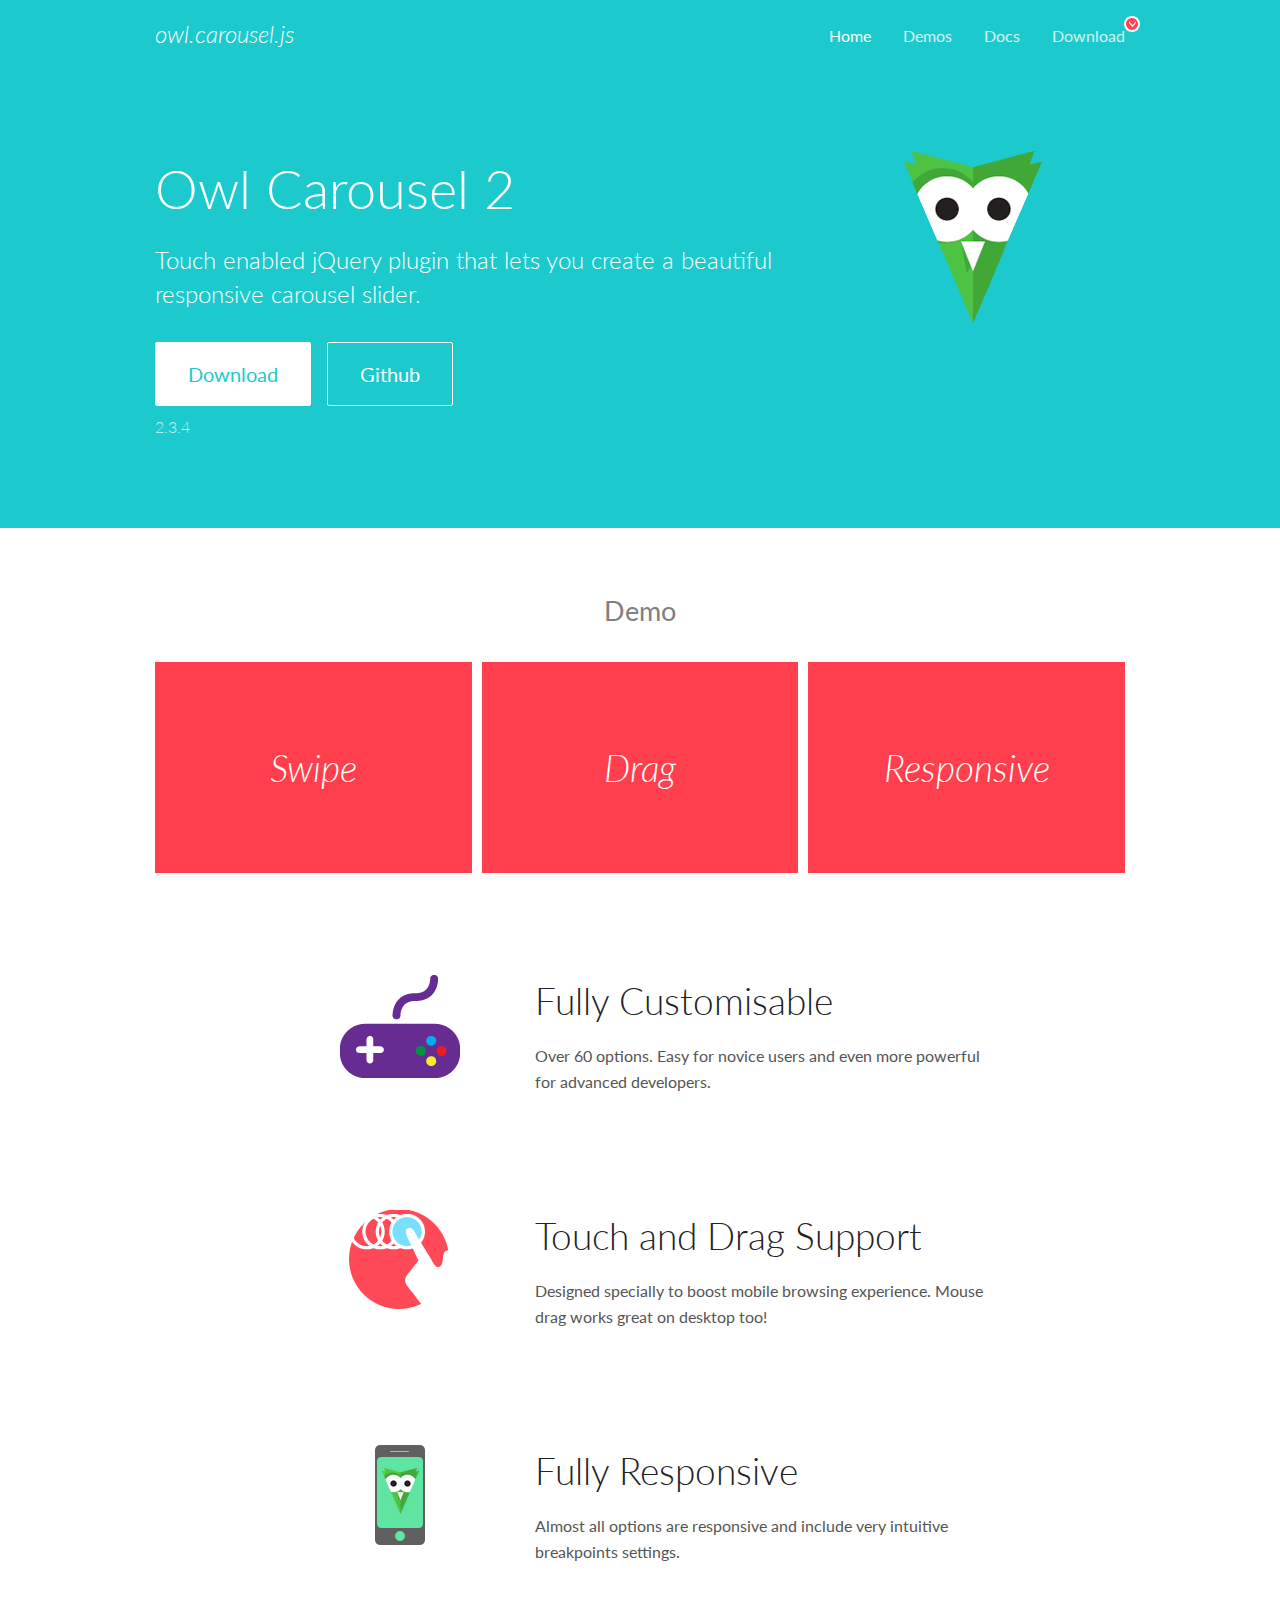
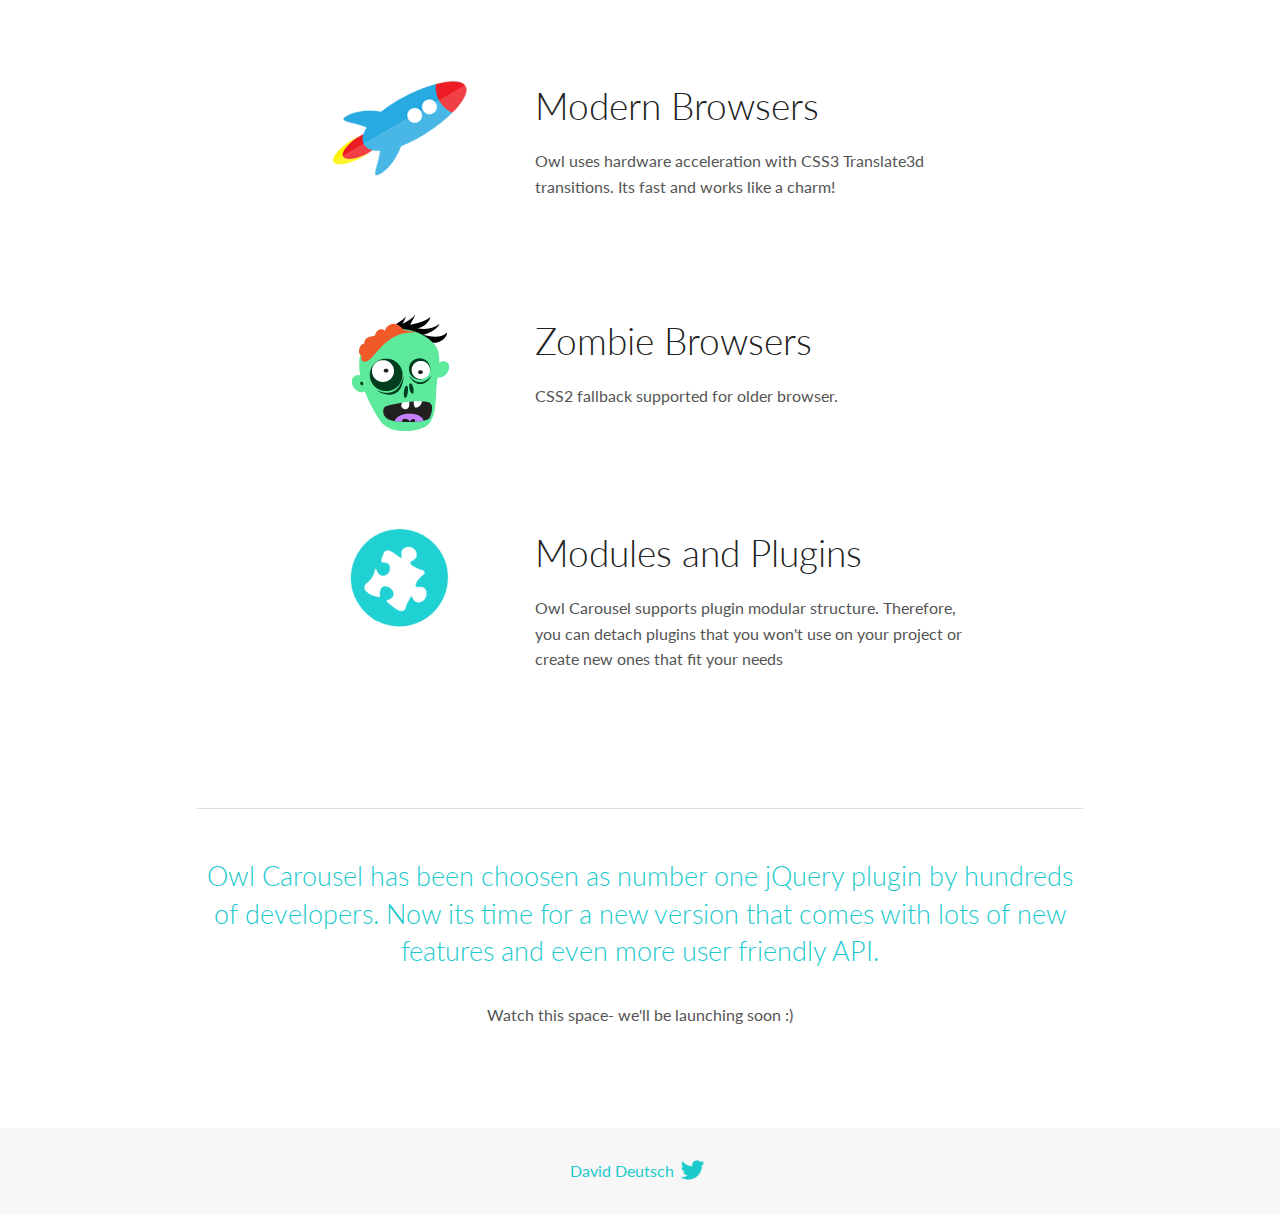
<file: assets/OwlCarousel2-2.3.4/docs/index.html>
<!DOCTYPE html>
<html lang="en">
  <head>

    <!-- head -->
    <meta charset="utf-8">
    <meta name="msapplication-tap-highlight" content="no" />
    <meta name="viewport" content="width=device-width, initial-scale=1.0" />
    <meta name="description" content="Touch enabled jQuery plugin that lets you create beautiful responsive carousel slider.">
    <meta name="author" content="David Deutsch">
    <title>
      Home | Owl Carousel | 2.3.4
    </title>

    <!-- Stylesheets -->
    <link href='https://fonts.googleapis.com/css?family=Lato:300,400,700,400italic,300italic' rel='stylesheet' type='text/css'>
    <link rel="stylesheet" href="assets/css/docs.theme.min.css">

    <!-- Owl Stylesheets -->
    <link rel="stylesheet" href="assets/owlcarousel/assets/owl.carousel.min.css">
    <link rel="stylesheet" href="assets/owlcarousel/assets/owl.theme.default.min.css">

    <!-- HTML5 shim and Respond.js IE8 support of HTML5 elements and media queries -->

    <!--[if lt IE 9]>
      <script src="https://oss.maxcdn.com/libs/html5shiv/3.7.0/html5shiv.js"></script>
      <script src="https://oss.maxcdn.com/libs/respond.js/1.3.0/respond.min.js"></script>
    <![endif]-->

    <!-- Favicons -->
    <link rel="apple-touch-icon-precomposed" sizes="144x144" href="assets/ico/apple-touch-icon-144-precomposed.png">
    <link rel="shortcut icon" href="assets/ico/favicon.png">
    <link rel="shortcut icon" href="favicon.ico">

    <!-- Yeah i know js should not be in header. Its required for demos.-->

    <!-- javascript -->
    <script src="assets/vendors/jquery.min.js"></script>
    <script src="assets/owlcarousel/owl.carousel.js"></script>
  </head>
  <body>

    <!-- header -->
    <header class="header">
      <div class="row">
        <div class="large-12 columns">
          <div class="brand left">
            <h3>
              <a href="/OwlCarousel2/">owl.carousel.js</a> 
            </h3>
          </div>
          <a id="toggle-nav" class="right">
            <span></span> <span></span> <span></span> 
          </a> 
          <div class="nav-bar">
            <ul class="clearfix">
              <li class="active">
                <a href="/OwlCarousel2/index.html">Home</a> 
              </li>
              <li> <a href="/OwlCarousel2/demos/demos.html">Demos</a>  </li>
              <li> <a href="/OwlCarousel2/docs/started-welcome.html">Docs</a>  </li>
              <li>
                <a href="https://github.com/OwlCarousel2/OwlCarousel2/archive/2.3.4.zip">Download</a> 
                <span class="download"></span> 
              </li>
            </ul>
          </div>
        </div>
      </div>
    </header>

    <!-- home panel -->
    <section id="hero">
      <div class="row">
        <div class="large-8 medium-8 columns">
          <h1>Owl Carousel 2</h1>
          <h4>Touch enabled jQuery plugin that lets you create a beautiful responsive carousel slider.</h4>
          <a href="https://github.com/OwlCarousel2/OwlCarousel2/archive/2.3.4.zip" class="hero-button">Download</a> 
          <a href="https://github.com/OwlCarousel2/OwlCarousel2" class="hero-button outline">Github</a> 
          <p>2.3.4</p>
        </div>
        <div class="large-4 medium-4 columns">
          <img class="owl-logo" src="assets/img/owl-logo.png" alt="mr. Owl">
        </div>
      </div>
    </section>

    <!-- body -->
    <div class="home-demo">
      <div class="row">
        <div class="large-12 columns">
          <h3>Demo</h3>
          <div class="owl-carousel">
            <div class="item">
              <h2>Swipe</h2>
            </div>
            <div class="item">
              <h2>Drag</h2>
            </div>
            <div class="item">
              <h2>Responsive</h2>
            </div>
            <div class="item">
              <h2>CSS3</h2>
            </div>
            <div class="item">
              <h2>Fast</h2>
            </div>
            <div class="item">
              <h2>Easy</h2>
            </div>
            <div class="item">
              <h2>Free</h2>
            </div>
            <div class="item">
              <h2>Upgradable</h2>
            </div>
            <div class="item">
              <h2>Tons of options</h2>
            </div>
            <div class="item">
              <h2>Infinity</h2>
            </div>
            <div class="item">
              <h2>Auto Width</h2>
            </div>
          </div>
        </div>
      </div>
    </div>
    <script>
      var owl = $('.owl-carousel');
      owl.owlCarousel({
        margin: 10,
        loop: true,
        responsive: {
          0: {
            items: 1
          },
          600: {
            items: 2
          },
          1000: {
            items: 3
          }
        }
      })
    </script>

    <!-- features -->
    <div id="features">
      <div class="row">
        <div class="small-12 medium-9 small-centered columns">
          <section class="row feature">
            <div class="medium-4 small-12 columns">
              <img src="assets/img/feature-options.png" alt="">
            </div>
            <div class="medium-8 small-12 columns">
              <h2>Fully Customisable</h2>
              <p>Over 60 options. Easy for novice users and even more powerful for advanced developers.</p>
            </div>
          </section>
          <section class="row feature">
            <div class="medium-4 small-12 columns">
              <img src="assets/img/feature-drag.png" alt="">
            </div>
            <div class="medium-8 small-12 columns">
              <h2>Touch and Drag Support</h2>
              <p>Designed specially to boost mobile browsing experience. Mouse drag works great on desktop too!</p>
            </div>
          </section>
          <section class="row feature">
            <div class="medium-4 small-12 columns">
              <img src="assets/img/feature-responsive.png" alt="">
            </div>
            <div class="medium-8 small-12 columns">
              <h2>Fully Responsive</h2>
              <p>Almost all options are responsive and include very intuitive breakpoints settings.</p>
            </div>
          </section>
          <section class="row feature">
            <div class="medium-4 small-12 columns">
              <img src="assets/img/feature-modern.png" alt="">
            </div>
            <div class="medium-8 small-12 columns">
              <h2>Modern Browsers</h2>
              <p>Owl uses hardware acceleration with CSS3 Translate3d transitions. Its fast and works like a charm! </p>
            </div>
          </section>
          <section class="row feature">
            <div class="medium-4 small-12 columns">
              <img src="assets/img/feature-zombie.png" alt="">
            </div>
            <div class="medium-8 small-12 columns">
              <h2>Zombie Browsers</h2>
              <p>CSS2 fallback supported for older browser.</p>
            </div>
          </section>
          <section class="row feature">
            <div class="medium-4 small-12 columns">
              <img src="assets/img/feature-module.png" alt="">
            </div>
            <div class="medium-8 small-12 columns">
              <h2>Modules and Plugins</h2>
              <p>Owl Carousel supports plugin modular structure. Therefore, you can detach plugins that you won&#x27;t use on your project or create new ones that fit your needs</p>
            </div>
          </section>
        </div>
      </div>
    </div>

    <!-- footer -->
    <section id="teaser-text">
      <div class="row">
        <div class="small-12 medium-11 small-centered columns">
          <hr>
          <h3 id="owl-carousel-has-been-choosen-as-number-one-jquery-plugin-by-hundreds-of-developers-now-its-time-for-a-new-version-that-comes-with-lots-of-new-features-and-even-more-user-friendly-api-">Owl Carousel has been choosen as number one jQuery plugin by hundreds of developers. Now its time for a new version that comes with lots of new features and even more user friendly API.</h3>
          <p>Watch this space- we&#39;ll be launching soon :)</p>
        </div>
      </div>
    </section>

    <!-- footer -->
    <footer class="footer">
      <div class="row">
        <div class="large-12 columns">
          <h5>
            <a href="/OwlCarousel2/docs/support-contact.html">David Deutsch</a> 
            <a id="custom-tweet-button" href="https://twitter.com/share?url=https://github.com/OwlCarousel2/OwlCarousel2&text=Owl Carousel - This is so awesome! " target="_blank"></a> 
          </h5>
        </div>
      </div>
    </footer>

    <!-- vendors -->
    <script src="assets/vendors/highlight.js"></script>
    <script src="assets/js/app.js"></script>
  </body>
</html>
</file>
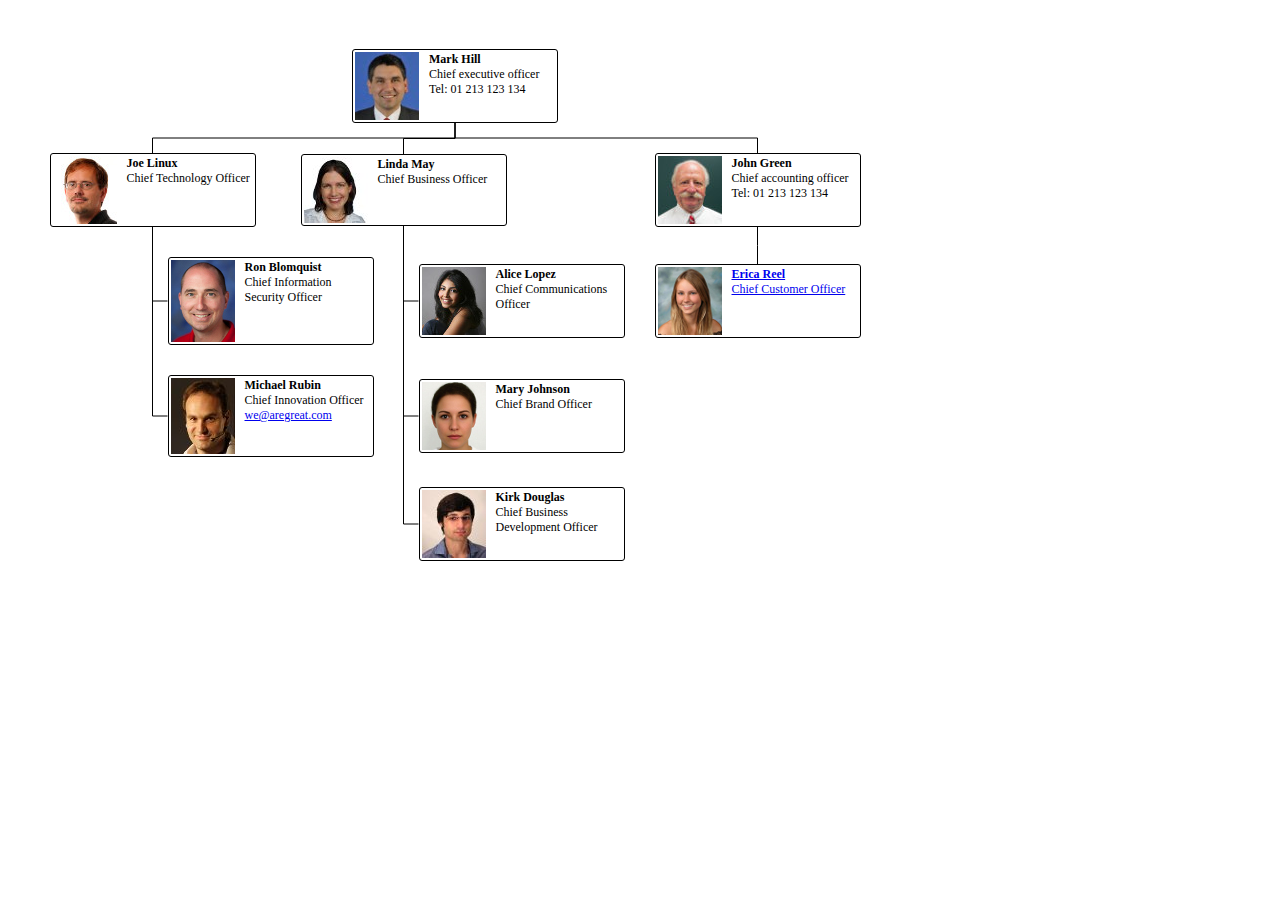
<file: assets/treant-js-master/examples/basic-example/index.html>
<!DOCTYPE html>
<html>
    <head>
    <meta charset="utf-8">
    <meta http-equiv="X-UA-Compatible" content="IE=edge,chrome=1">
    <meta name="viewport" content="width=device-width">
    <title> Basic example </title>
    <link rel="stylesheet" href="../../Treant.css">
    <link rel="stylesheet" href="basic-example.css">
    
</head>
<body>
    <div class="chart" id="basic-example"></div>
    <script src="../../vendor/raphael.js"></script>
    <script src="../../Treant.js"></script>
    
    <script src="basic-example.js"></script>
    <script>
        new Treant( chart_config );
    </script>
</body>
</html>
</file>
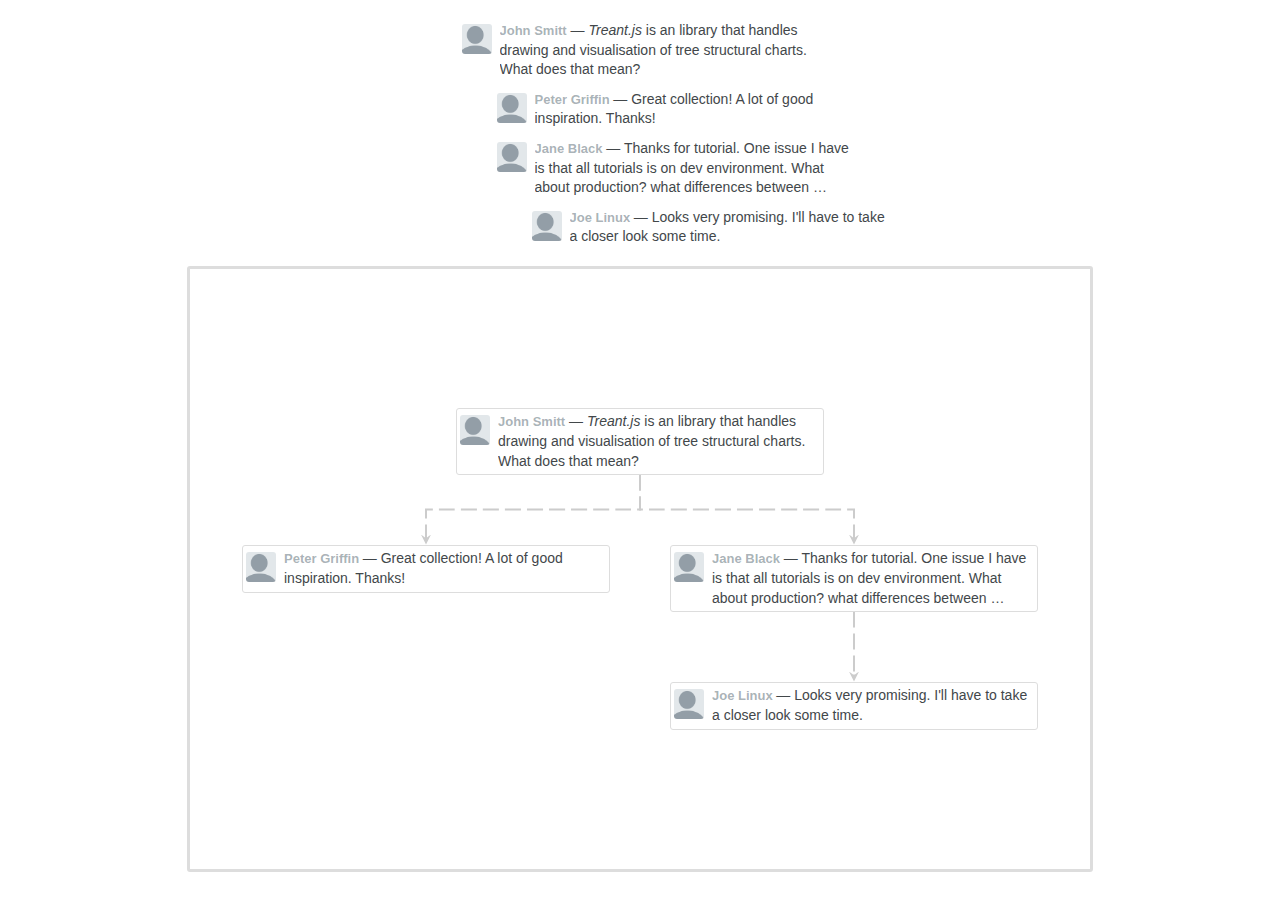
<file: assets/treant-js-master/examples/comments/index.html>
<!DOCTYPE html>
<html>
    <head>
    <meta charset="utf-8">
    <meta http-equiv="X-UA-Compatible" content="IE=edge,chrome=1">
    <meta name="viewport" content="width=device-width">
    <title> Comments, selector example </title>
    <link rel="stylesheet" href="../../Treant.css">
    <link rel="stylesheet" href="example8.css">

</head>
<body>

    <div class="comments">
        <ul>
            <li>
                <div id="first-post" class="comment">
                    <img alt="Avatar" src="avatar.jpg">
                    <p>
                        <span class="user">John Smitt</span> &mdash; 
                        <span class="line-truncate">
                            <em>Treant.js</em> is an library that handles drawing and visualisation of tree structural charts. What does that mean?
                        </span>
                    </p>
                </div>
                <ul>
                    <li>
                        <div id="first-reply" class="comment">
                            <img alt="Avatar" src="avatar.jpg">
                            <p>
                                <span class="user"> Peter Griffin </span> &mdash; 
                                <span class="line-truncate">
                                    Great collection! A lot of good inspiration. Thanks!
                                </span>
                            </p>
                        </div>
                    </li>
                    <li>
                        <div id="second-reply" class="comment">
                            <img alt="Avatar" src="avatar.jpg">
                            <p>
                                <span class="user">Jane Black</span> &mdash; 
                                <span class="line-truncate">
                                    Thanks for tutorial. One issue I have is that all tutorials is on dev environment. What about production? what differences between …
                                </span>
                            </p>
                        </div>
                        <ul>
                            <li>
                                <div id="second-reply-reply" class="comment">
                                    <img alt="Avatar" src="avatar.jpg">
                                    <p>
                                        <span class="user"> Joe Linux </span> &mdash; 
                                        <span class="line-truncate">
                                            Looks very promising. I'll have to take a closer look some time.
                                        </span>
                                    </p>
                                </div>
                            </li>
                        </ul>
                    </li>
                </ul>
            </li>
        </ul>
    </div>

    <div class="chart" id="OrganiseChart8"></div>
    
    <script src="../../vendor/raphael.js"></script>
    <script src="../../Treant.js"></script>

    
    <script src="example8.js"></script>
    <script>
        new Treant( tree_structure );
    </script>
</body>
</html>
</file>
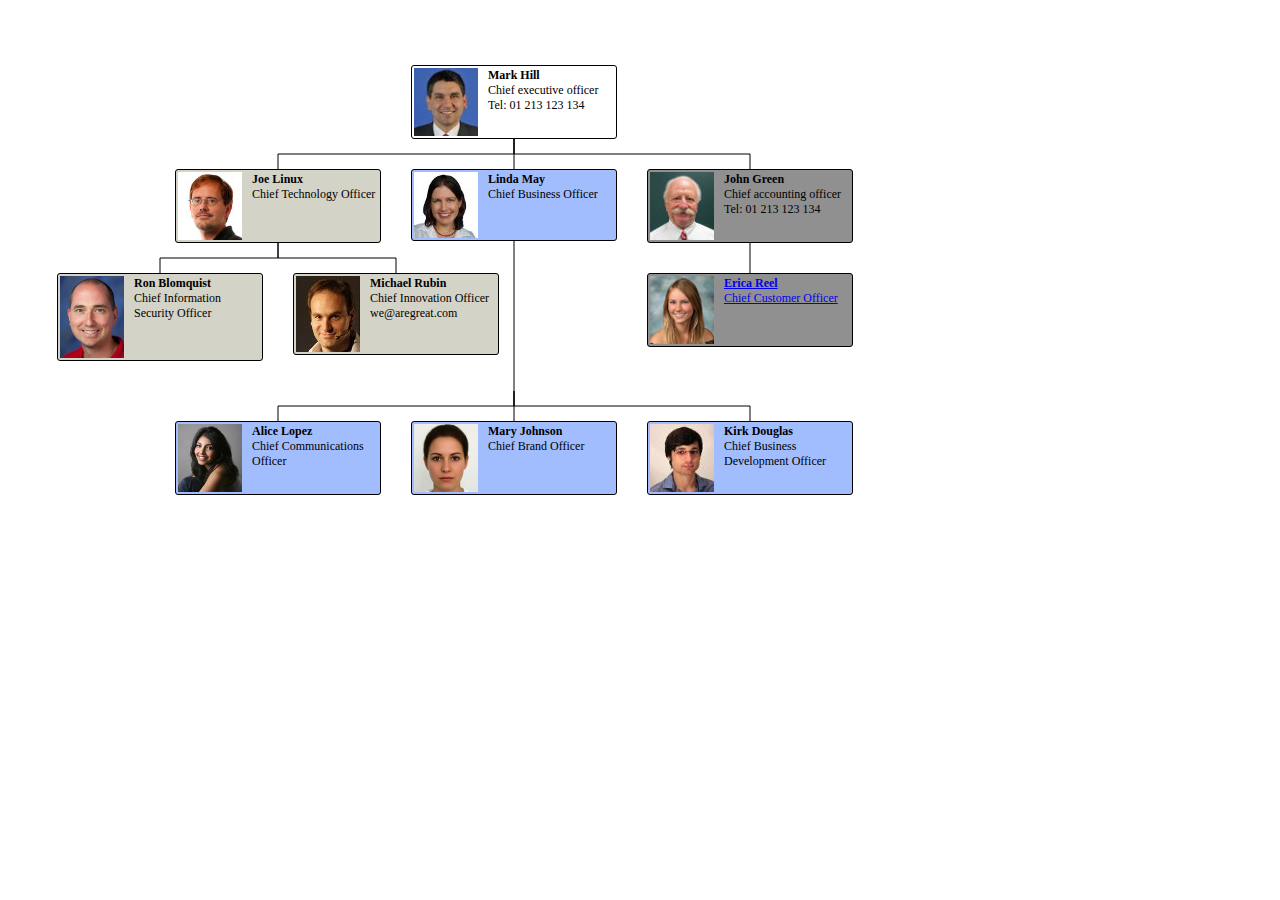
<file: assets/treant-js-master/examples/custom-colored/index.html>
<!DOCTYPE html>
<html>
    <head>
    <meta charset="utf-8">
    <meta http-equiv="X-UA-Compatible" content="IE=edge,chrome=1">
    <meta name="viewport" content="width=device-width">
    <title> Custom colored example </title>
    <link rel="stylesheet" href="../../Treant.css">
    <link rel="stylesheet" href="custom-colored.css">
    
</head>
<body>
    <div class="chart" id="custom-colored"> --@-- </div>
    <script src="../../vendor/raphael.js"></script>
    <script src="../../Treant.js"></script>
    
    <script src="custom-colored.js"></script>
    <script>
        new Treant( chart_config );
    </script>
</body>
</html>
</file>
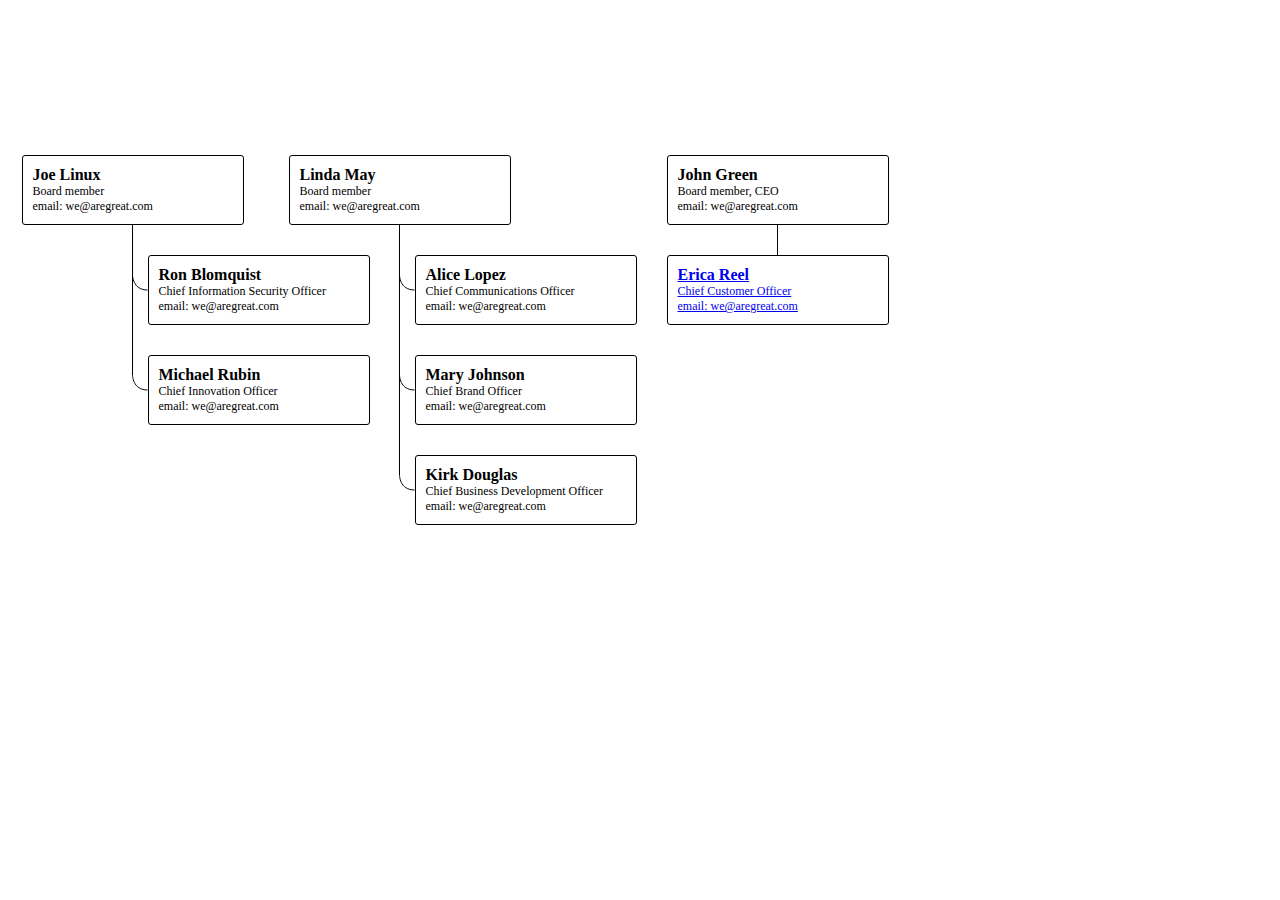
<file: assets/treant-js-master/examples/no-parent/index.html>
<!DOCTYPE html>
<html>
    <head>
    <meta charset="utf-8">
    <meta http-equiv="X-UA-Compatible" content="IE=edge,chrome=1">
    <meta name="viewport" content="width=device-width">
    <title> Chart example 1 </title>
    <link rel="stylesheet" href="../../Treant.css">
    <link rel="stylesheet" href="no-parent.css">
    
</head>
<body>
    <div class="chart" id="OrganiseChart1"></div>
    <script src="../../vendor/raphael.js"></script>
    <script src="../../Treant.js"></script>
    
    <script src="no-parent.js"></script>
    <script>
        new Treant(ALTERNATIVE);
    </script>
</body>
</html>
</file>
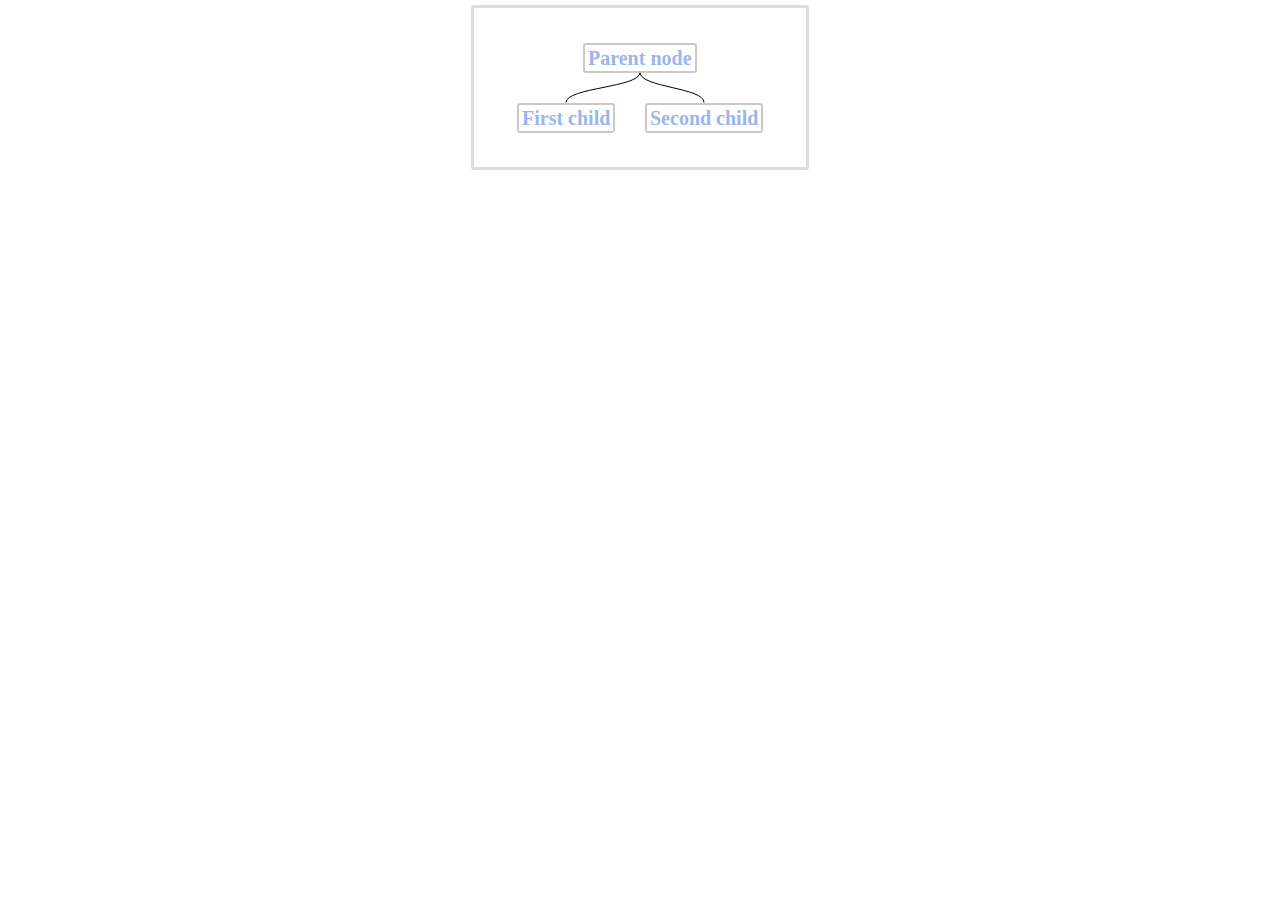
<file: assets/treant-js-master/examples/super-simple/index.html>
<!DOCTYPE html>
<html>
    <head>
    <meta charset="utf-8">
    <meta http-equiv="X-UA-Compatible" content="IE=edge,chrome=1">
    <meta name="viewport" content="width=device-width">
	<title> Chart emulation </title>
	<link rel="stylesheet" href="../../Treant.css">
	<link rel="stylesheet" href="super-simple.css">
</head>
<body>
	<div class="chart" id="OrganiseChart-simple">
	</div>
	
	<script src="../../vendor/raphael.js"></script>
	<script src="../../Treant.js"></script>
	<script src="super-simple.js"></script>

	<script>
		new Treant( simple_chart_config );
	</script>

</body>
</html>
</file>
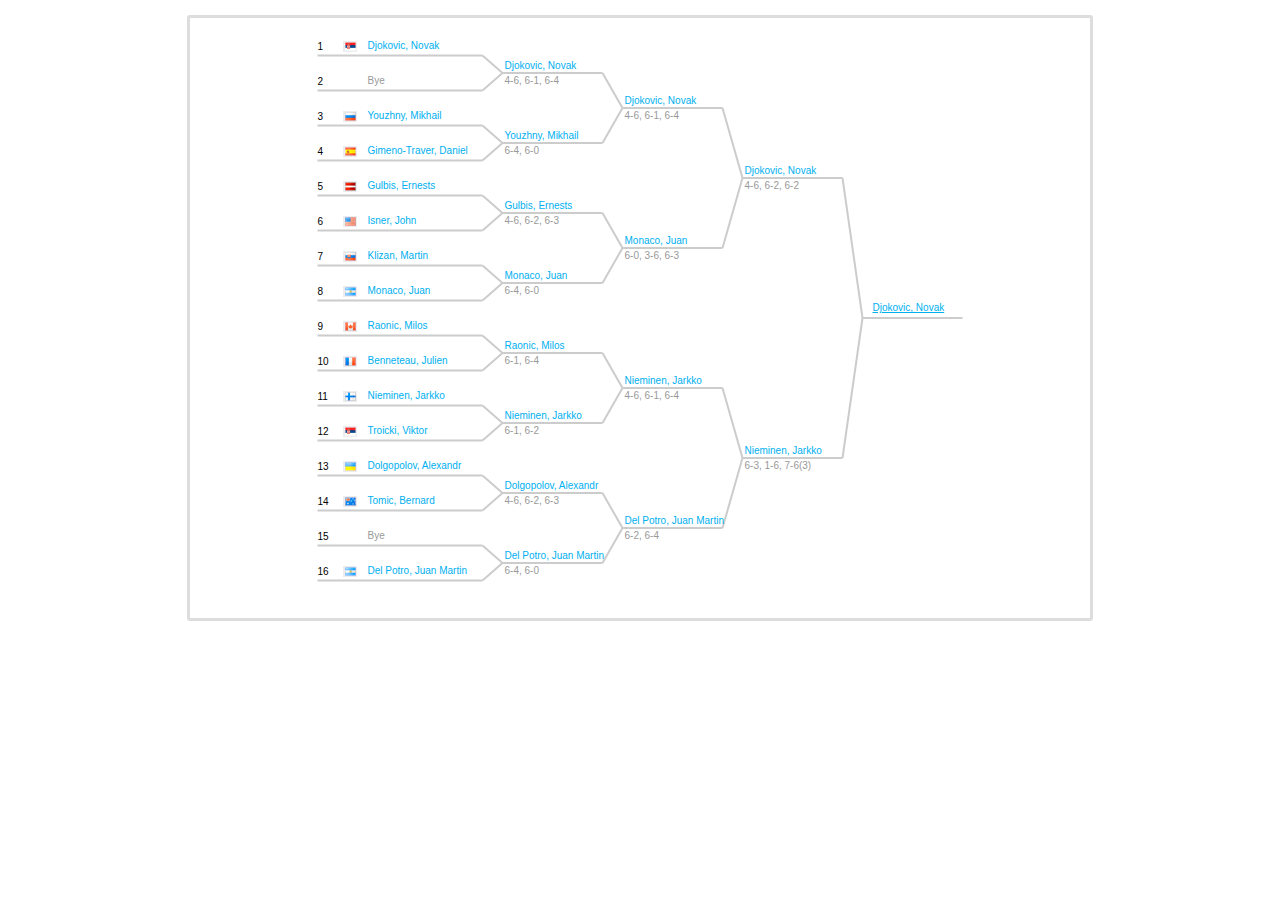
<file: assets/treant-js-master/examples/tennis-draw/index.html>
<!DOCTYPE html>
<html>
    <head>
    <meta charset="utf-8">
    <meta http-equiv="X-UA-Compatible" content="IE=edge,chrome=1">
    <meta name="viewport" content="width=device-width">
    <title> Tennis draw example </title>
    <link rel="stylesheet" href="../../Treant.css">
    <link rel="stylesheet" href="example7.css">
    
</head>
<body>
    <div class="chart" id="OrganiseChart6"></div>
    <script src="../../vendor/raphael.js"></script>
    <script src="../../Treant.js"></script>
    
    <script src="example7.js"></script>
    <script>
       new Treant( tree_structure );
    </script>
</body>
</html>
</file>
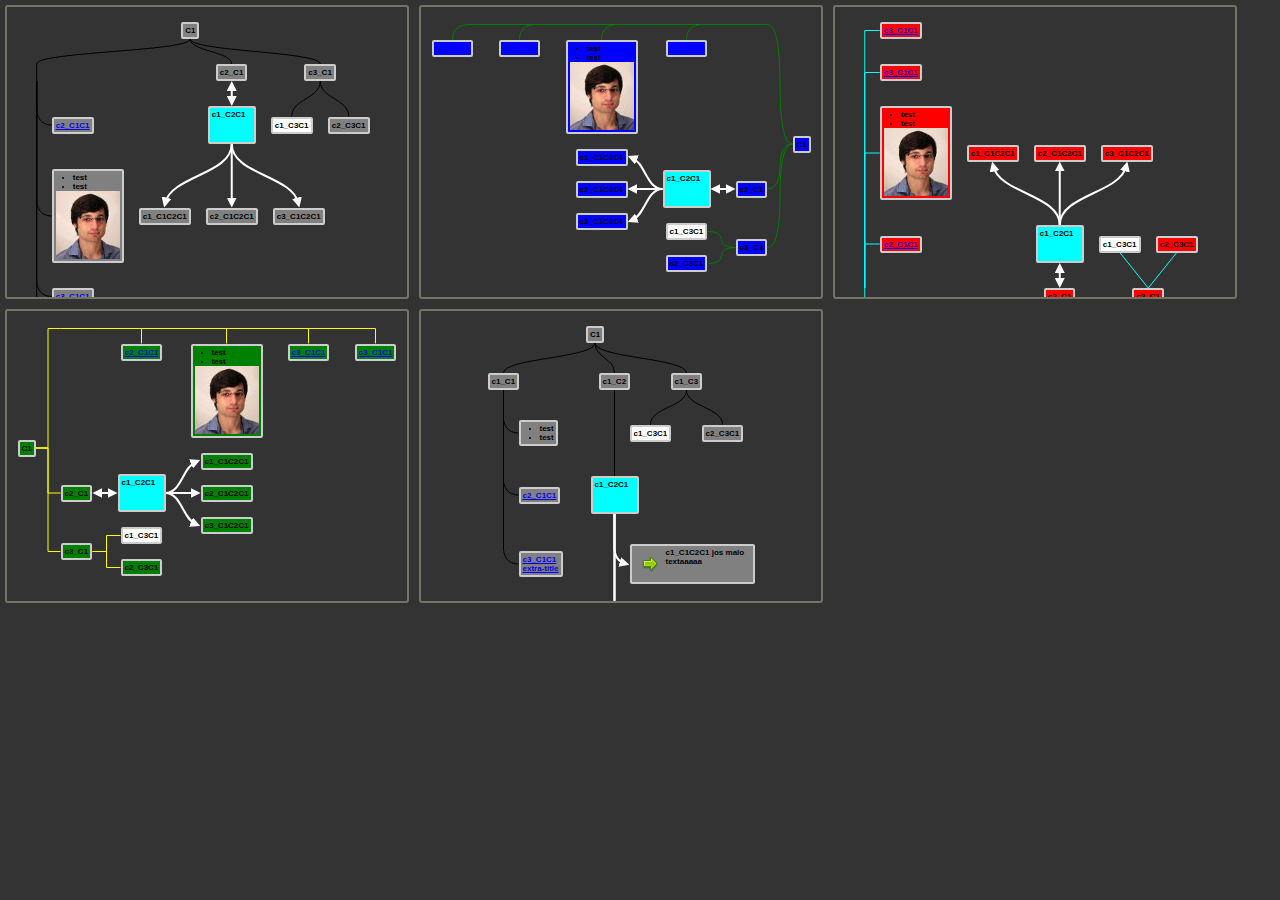
<file: assets/treant-js-master/examples/test_ground/index.html>
<!DOCTYPE html>
<html>
    <head>
    <meta charset="utf-8">
    <meta http-equiv="X-UA-Compatible" content="IE=edge,chrome=1">
    <meta name="viewport" content="width=device-width">
	<title> Chart emulation </title>
	<link rel="stylesheet" href="../../Treant.css">
	<link rel="stylesheet" href="index.css">
	
	<link rel="stylesheet" href="../../vendor/perfect-scrollbar/perfect-scrollbar.css">
	
</head>
<body>
	<div class="chart" id="OrganiseChart1">
		<a href="http://www.treant-js.com/"></a>
	</div>
	<div class="chart" id="OrganiseChart2"></div>
	<div class="chart" id="OrganiseChart3"></div>
	<div class="chart" id="OrganiseChart4"></div>
	<div class="chart" id="OrganiseChart5"></div>
	
	<script src="../../vendor/jquery.min.js"></script>
    <script src="../../vendor/jquery.mousewheel.js"></script>
    <script src="../../vendor/perfect-scrollbar/perfect-scrollbar.js"></script>
	
	<script src="../../vendor/raphael.js"></script>
	
	<script src="../../Treant.js"></script>
	<script src="example_configs.js"></script>

	<script>

		var UTIL = {
			inheritAttrs: function(me, from) {

				for (var attr in from) {
					if(typeof from[attr] !== 'function') {
						if(me[attr] instanceof Object && from[attr] instanceof Object) {

							this.inheritAttrs( me[attr], from[attr] );
						} else {

							me[attr] = from[attr];
						}
					}
				}
			},

			createMerge: function(obj1, obj2) {
				var newObj = {}; 
				if(obj1) this.inheritAttrs( newObj, this.clone(obj1) ); 
				if(obj2) this.inheritAttrs( newObj, obj2 );
				return newObj;
			},

			clone: function (obj) {
				if (Object(obj) !== obj) {
					return obj;
				}
				var res = new obj.constructor();
				for (var key in obj) if (obj["hasOwnProperty"](key)) {
					res[key] = this.clone(obj[key]);
				}
				return res;
			}
		};

		var T1 = new Treant(example1);
		
		var example2 = UTIL.createMerge(
			example1, 
			{
				chart: { 
					container: "#OrganiseChart2",
					rootOrientation: "EAST",
					connectors: {
						type: 'bCurve',
						style: {
							"stroke": 'green'
						}
					},
					node: {
						HTMLclass: 'blueNode'
					}
				}
			}
		);
		var T2 = new Treant(example2);

		var example3 = UTIL.createMerge(
			example1,
			{
				chart: { 
					container: "#OrganiseChart3",
					rootOrientation: "SOUTH",
					connectors: {
						type: 'straight',
						style: {
							"stroke": 'cyan'
						}
					},
					node: {
						HTMLclass: 'redNode'
					}
				} 
			}
		);
		var T3 = new Treant(example3);

		var example4 = UTIL.createMerge(
			example1,
			{
				chart:{ 
					container: "#OrganiseChart4",
					rootOrientation: "WEST",
					connectors: {
						type: 'step',
						style: {
							"stroke": 'yellow'
						}
					},
					node: {
						HTMLclass: 'greenNode'
					}
				}
			}
		);
		var T4 = new Treant(example4);

		var T5 = new Treant(ALTERNATIVE);

	</script>

</body>
</html>
</file>
<file: assets/treant-js-master/Treant.css>
/* required LIB STYLES */
/* .Treant se automatski dodaje na svaki chart conatiner */
.Treant { position: relative; overflow: hidden; padding: 0 !important; }
.Treant > .node,
.Treant > .pseudo { position: absolute; display: block; visibility: hidden; }
.Treant.Treant-loaded .node,
.Treant.Treant-loaded .pseudo { visibility: visible; }
.Treant > .pseudo { width: 0; height: 0; border: none; padding: 0; }
.Treant .collapse-switch { width: 3px; height: 3px; display: block; border: 1px solid black; position: absolute; top: 1px; right: 1px; cursor: pointer; }
.Treant .collapsed .collapse-switch { background-color: #868DEE; }
.Treant > .node img {	border: none; float: left; }
</file>
<file: assets/treant-js-master/examples/basic-example/basic-example.css>
body,div,dl,dt,dd,ul,ol,li,h1,h2,h3,h4,h5,h6,pre,form,fieldset,input,textarea,p,blockquote,th,td { margin:0; padding:0; }
table { border-collapse:collapse; border-spacing:0; }
fieldset,img { border:0; }
address,caption,cite,code,dfn,em,strong,th,var { font-style:normal; font-weight:normal; }
caption,th { text-align:left; }
h1,h2,h3,h4,h5,h6 { font-size:100%; font-weight:normal; }
q:before,q:after { content:''; }
abbr,acronym { border:0; }

body { background: #fff; }
/* optional Container STYLES */
.chart { height: 600px; margin: 5px; width: 900px; }
.Treant > .node {  }
.Treant > p { font-family: "HelveticaNeue-Light", "Helvetica Neue Light", "Helvetica Neue", Helvetica, Arial, "Lucida Grande", sans-serif; font-weight: bold; font-size: 12px; }
.node-name { font-weight: bold;}

.nodeExample1 {
    padding: 2px;
    -webkit-border-radius: 3px;
    -moz-border-radius: 3px;
    border-radius: 3px;
    background-color: #ffffff;
    border: 1px solid #000;
    width: 200px;
    font-family: Tahoma;
    font-size: 12px;
}

.nodeExample1 img {
    margin-right:  10px;
}
</file>
<file: assets/treant-js-master/examples/comments/example8.css>
body,div,dl,dt,dd,ul,ol,li,h1,h2,h3,h4,h5,h6,pre,form,fieldset,input,textarea,p,blockquote,th,td { margin:0; padding:0; }

body { background: #fff;  font-family: "Helvetica Neue",Helvetica,Arial,sans-serif; }
/* optional Container STYLES */
.chart { height: 600px; width: 900px; margin: 5px; margin: 15px auto; border: 3px solid #DDD; border-radius: 3px; }
.comments { width: 427px; margin: 15px auto; }
.comments ul { margin-left: 35px; list-style: none; }
.comment {
    color: #333333;
    display: inline-block;
    font-size: 14px;
    margin-top: 6px;
    width: 360px;
}

.comment img {
    border-radius: 3px 3px 3px 3px;
    float: left;
    height: 30px;
    margin-right: 8px;
    margin-top: 3px;
    width: 30px;
}
.comment p {
    color: #42474A;
    font-size: 14px;
    line-height: 1.4em;
    margin-bottom: 0;
    max-height: 4.2em;
    overflow: hidden;
}

.comment .user {
    color: rgba(30, 55, 70, 0.4);
    font-size: 13px;
    font-weight: 600;
}

.Treant .comment { margin: 0; padding: 3px; border: 1px solid #ddd; border-radius: 3px; }
</file>
<file: assets/treant-js-master/examples/custom-colored/custom-colored.css>
body,div,dl,dt,dd,ul,ol,li,h1,h2,h3,h4,h5,h6,pre,form,fieldset,input,textarea,p,blockquote,th,td { margin:0; padding:0; }
table { border-collapse:collapse; border-spacing:0; }
fieldset,img { border:0; }
address,caption,cite,code,dfn,em,strong,th,var { font-style:normal; font-weight:normal; }
caption,th { text-align:left; }
h1,h2,h3,h4,h5,h6 { font-size:100%; font-weight:normal; }
q:before,q:after { content:''; }
abbr,acronym { border:0; }

body { background: #fff; }
/* optional Container STYLES */
.chart { height: 550px; margin: 5px; width: 900px;  }
.Treant > .node {  }
.Treant > p { font-family: "HelveticaNeue-Light", "Helvetica Neue Light", "Helvetica Neue", Helvetica, Arial, "Lucida Grande", sans-serif; font-weight: bold; font-size: 12px; }
.node-name { font-weight: bold;}

.nodeExample1 {
    padding: 2px;
    -webkit-border-radius: 3px;
    -moz-border-radius: 3px;
    border-radius: 3px;
    background-color: #ffffff;
    border: 1px solid #000;
    width: 200px;
    font-family: Tahoma;
    font-size: 12px;
}

.nodeExample1 img {
    margin-right:  10px;
}

.gray {
    background-color: #909090;
}

.light-gray {
    background-color: #D3D3C7;
}

.blue {
    background-color: #A2BDFD;
}
</file>
<file: assets/treant-js-master/examples/no-parent/no-parent.css>
body,div,dl,dt,dd,ul,ol,li,h1,h2,h3,h4,h5,h6,pre,form,fieldset,input,textarea,p,blockquote,th,td { margin:0; padding:0; }
table { border-collapse:collapse; border-spacing:0; }
fieldset,img { border:0; }
address,caption,cite,code,dfn,em,strong,th,var { font-style:normal; font-weight:normal; }
caption,th { text-align:left; }
h1,h2,h3,h4,h5,h6 { font-size:100%; font-weight:normal; }
q:before,q:after { content:''; }
abbr,acronym { border:0; }

body { background: #fff; }
/* optional Container STYLES */
.chart { height: 670px; margin: 5px; width: 900px;  }
.Treant > .node {  }
.Treant > p { font-family: "HelveticaNeue-Light", "Helvetica Neue Light", "Helvetica Neue", Helvetica, Arial, "Lucida Grande", sans-serif; font-weight: bold; font-size: 12px; }
.node-name { font-weight: bold; font-size: 16px;}

.nodeExample1 {
    padding: 10px;
    -webkit-border-radius: 3px;
    -moz-border-radius: 3px;
    border-radius: 3px;
    background-color: #ffffff;
    border: 1px solid #000;
    width: 200px;
    font-family: Tahoma;
    font-size: 12px;
}

.nodeExample1 img {
    margin-right:  10px;
}
</file>
<file: assets/treant-js-master/examples/super-simple/super-simple.css>
body,div,dl,dt,dd,ul,ol,li,h1,h2,h3,h4,h5,h6,pre,form,fieldset,input,textarea,p,blockquote,th,td { margin:0; padding:0; }


body { background: #fff; }

/* optional Container STYLES */
.chart { height: 159px; width: 332px; margin: 5px; margin: 5px auto; border: 3px solid #DDD; border-radius: 3px; }
.node { color: #9CB5ED; border: 2px solid #C8C8C8; border-radius: 3px; }
.node p { font-size: 20px; line-height: 20px; height: 20px; font-weight: bold; padding: 3px; margin: 0; }
</file>
<file: assets/treant-js-master/examples/tennis-draw/example7.css>
body,div,dl,dt,dd,ul,ol,li,h1,h2,h3,h4,h5,h6,pre,form,fieldset,input,textarea,p,blockquote,th,td { margin:0; padding:0; }
table { border-collapse:collapse; border-spacing:0; }
fieldset,img { border:0; }
address,caption,cite,code,dfn,em,strong,th,var { font-style:normal; font-weight:normal; }
caption,th { text-align:left; }
h1,h2,h3,h4,h5,h6 { font-size:100%; font-weight:normal; }
q:before,q:after { content:''; }
abbr,acronym { border:0; }

body { background: #fff;  font-family: "Helvetica Neue",Helvetica,Arial,sans-serif; }
/* optional Container STYLES */
.chart { height: 600px; width: 900px; margin: 5px; margin: 15px auto; border: 3px solid #DDD; border-radius: 3px; }

.tennis-draw {
    font-size: 10px;
    width: 100px;
}

.tennis-draw.winner { height: 38px; }
.tennis-draw.winner:hover { background: url('trophy.png') right 0 no-repeat; }
.tennis-draw.winner .node-name { padding-left: 10px; margin-top: 1px; display: block; }

.tennis-draw .node-name { padding: 2px; white-space: pre; color: #00AFF0; }
.tennis-draw .node-desc { padding: 2px; color: #999; }

.tennis-draw.first-draw .node-title,
.tennis-draw.first-draw .node-name,
.tennis-draw.first-draw img { position: absolute; top: -8px; }
.tennis-draw.first-draw:hover img { width: 20px; top: -12px; }

.tennis-draw.first-draw { width: 165px; height: 20px; }
.tennis-draw.first-draw img { margin: 3px 4px 0 0; left: 25px; }
.tennis-draw.first-draw .node-title { margin-top: 3px; }
.tennis-draw.first-draw .node-name { width: 113px; padding-left: 50px; }
.tennis-draw.first-draw.bye .node-name { color: #999; }
</file>
<file: assets/treant-js-master/examples/test_ground/index.css>
body,div,dl,dt,dd,ul,ol,li,h1,h2,h3,h4,h5,h6,pre,form,fieldset,input,textarea,p,blockquote,th,td { margin:0; padding:0; }
table { border-collapse:collapse; border-spacing:0; }
fieldset,img { border:0; }
address,caption,cite,code,dfn,em,strong,th,var { font-style:normal; font-weight:normal; }
caption,th { text-align:left; }
h1,h2,h3,h4,h5,h6 {	font-size:100%; font-weight:normal; }
q:before,q:after { content:''; }
abbr,acronym { border:0; }

body { background: #333; }

/* optional Container STYLES */
.chart { height: 290px; margin: 5px; width: 400px; border: 2px solid #727564; border-radius: 3px; float: left; }

/* optional STYLES */
.Treant > .node { font-family: "HelveticaNeue-Light", "Helvetica Neue Light", "Helvetica Neue", Helvetica, Arial, "Lucida Grande", sans-serif; font-weight: bold; font-size: 8px; }

.Treant .extra-title { font-size: 20px; }
.Treant > .node { background-color: gray; border: 2px solid #ccc; padding: 2px; border-radius: 2px; }
.Treant > .redNode { background-color: red; }
.Treant > .greenNode { background-color: green; }
.Treant > .blueNode { background-color: blue; }
.Treant > .cyan { background-color: cyan; height: 30px; width: 40px; }
/*.Treant > .cyan { background-color: cyan; height: 0; width: 0; border: 0; padding: 0; overflow: hidden; }*/
.Treant ul { padding-left: 17px; }

#NodeID { background-color: white; }
</file>
<file: assets/treant-js-master/vendor/perfect-scrollbar/perfect-scrollbar.css>
.ps-container .ps-scrollbar-x {
    position: absolute; /* please don't change 'position' */
    bottom: 3px; /* there must be 'bottom' for ps-scrollbar-x */
    height: 8px;
    background-color: #aaa;
    border-radius: 4px;
    -webkit-border-radius: 4px;
    -moz-border-radius: 4px;
    opacity: 0;
    filter: alpha(opacity = 0);
    -webkit-transition: opacity.2s linear;
    -moz-transition: opacity .2s linear;
    transition: opacity .2s linear;
}

.ps-container:hover .ps-scrollbar-x {
    opacity: 0.6;
    filter: alpha(opacity = 60);
}

.ps-container .ps-scrollbar-x:hover {
    opacity: 0.9;
    filter: alpha(opacity = 90);
    cursor:default;
}

.ps-container .ps-scrollbar-x.in-scrolling {
    opacity: 0.9;
    filter: alpha(opacity = 90);
}

.ps-container .ps-scrollbar-y {
    position: absolute; /* please don't change 'position' */
    right: 3px; /* there must be 'right' for ps-scrollbar-y */
    width: 8px;
    background-color: #aaa;
    border-radius: 4px;
    -webkit-border-radius: 4px;
    -moz-border-radius: 4px;
    opacity: 0;
    filter: alpha(opacity = 0);
    -webkit-transition: opacity.2s linear;
    -moz-transition: opacity .2s linear;
    transition: opacity .2s linear;
}

.ps-container:hover .ps-scrollbar-y {
    opacity: 0.6;
    filter: alpha(opacity = 60);
}

.ps-container .ps-scrollbar-y:hover {
    opacity: 0.9;
    filter: alpha(opacity = 90);
    cursor: default;
}

.ps-container .ps-scrollbar-y.in-scrolling {
    opacity: 0.9;
    filter: alpha(opacity = 90);
}
</file>
